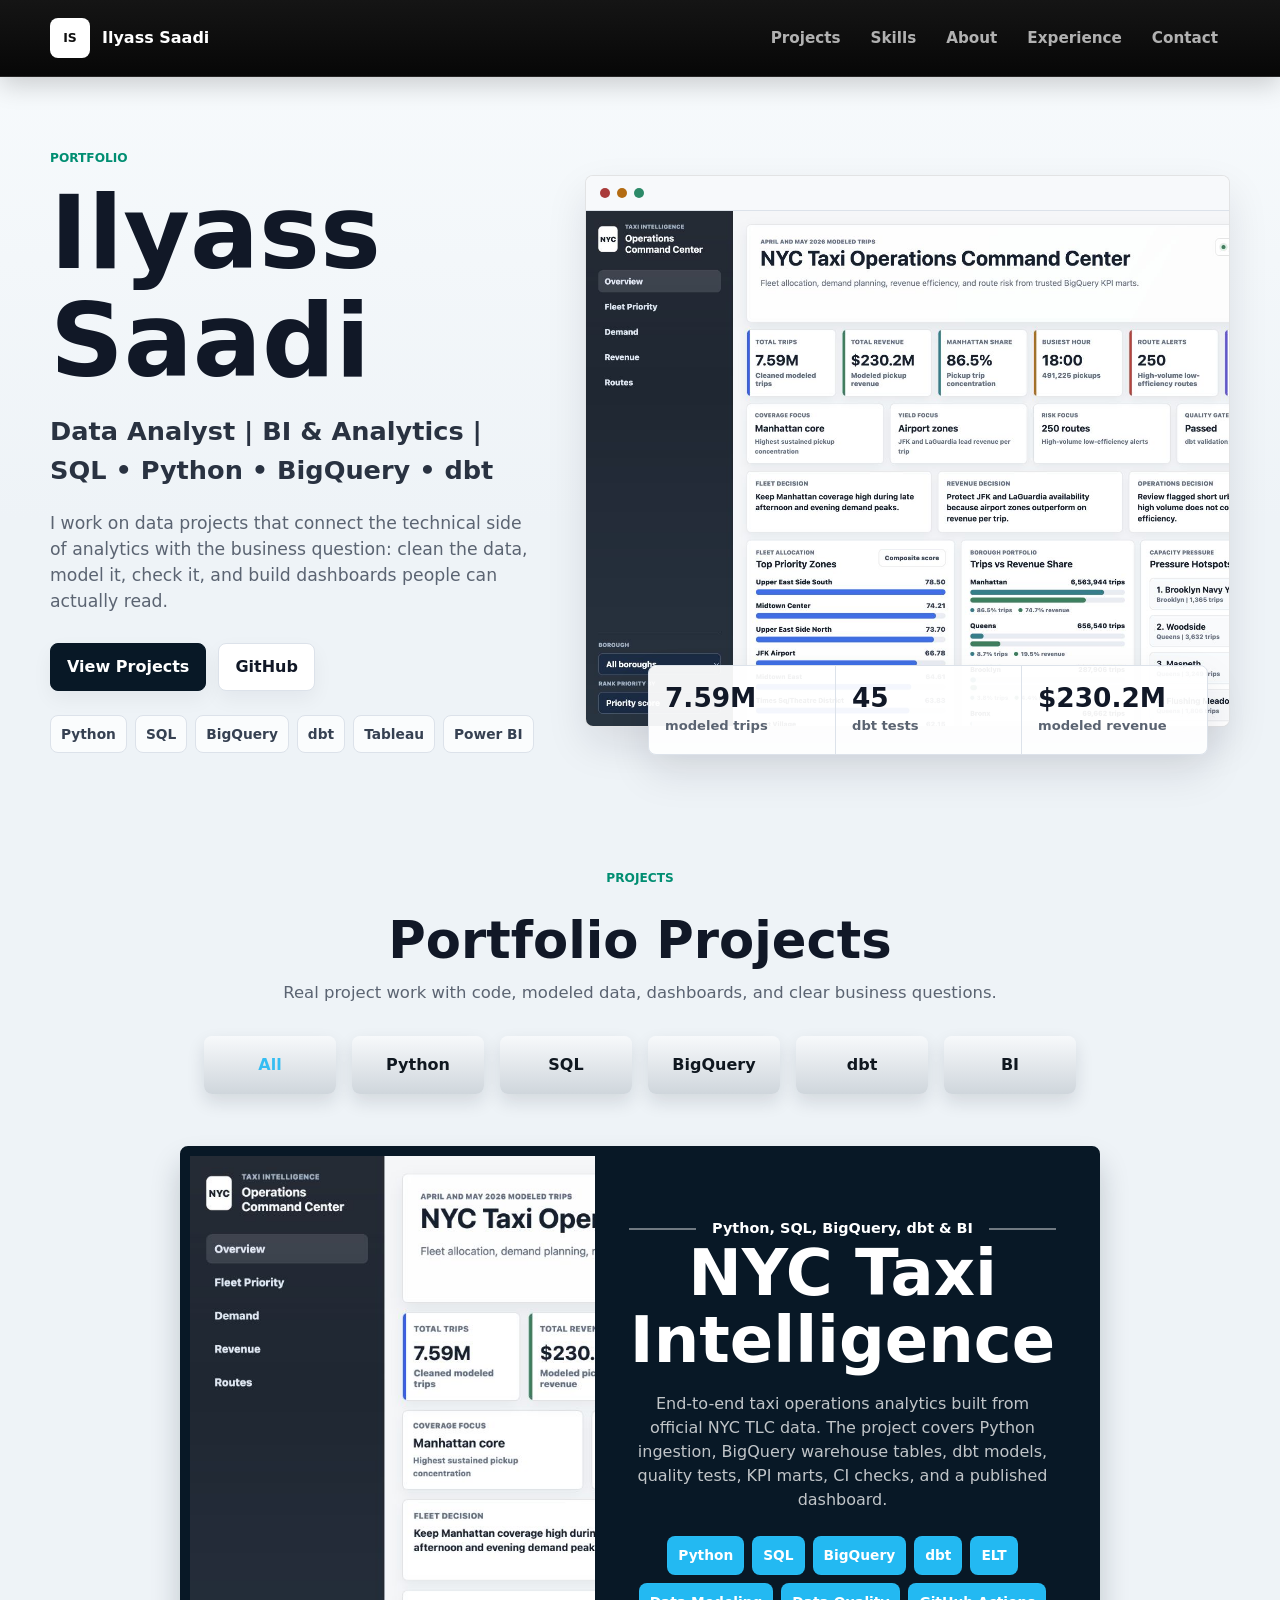
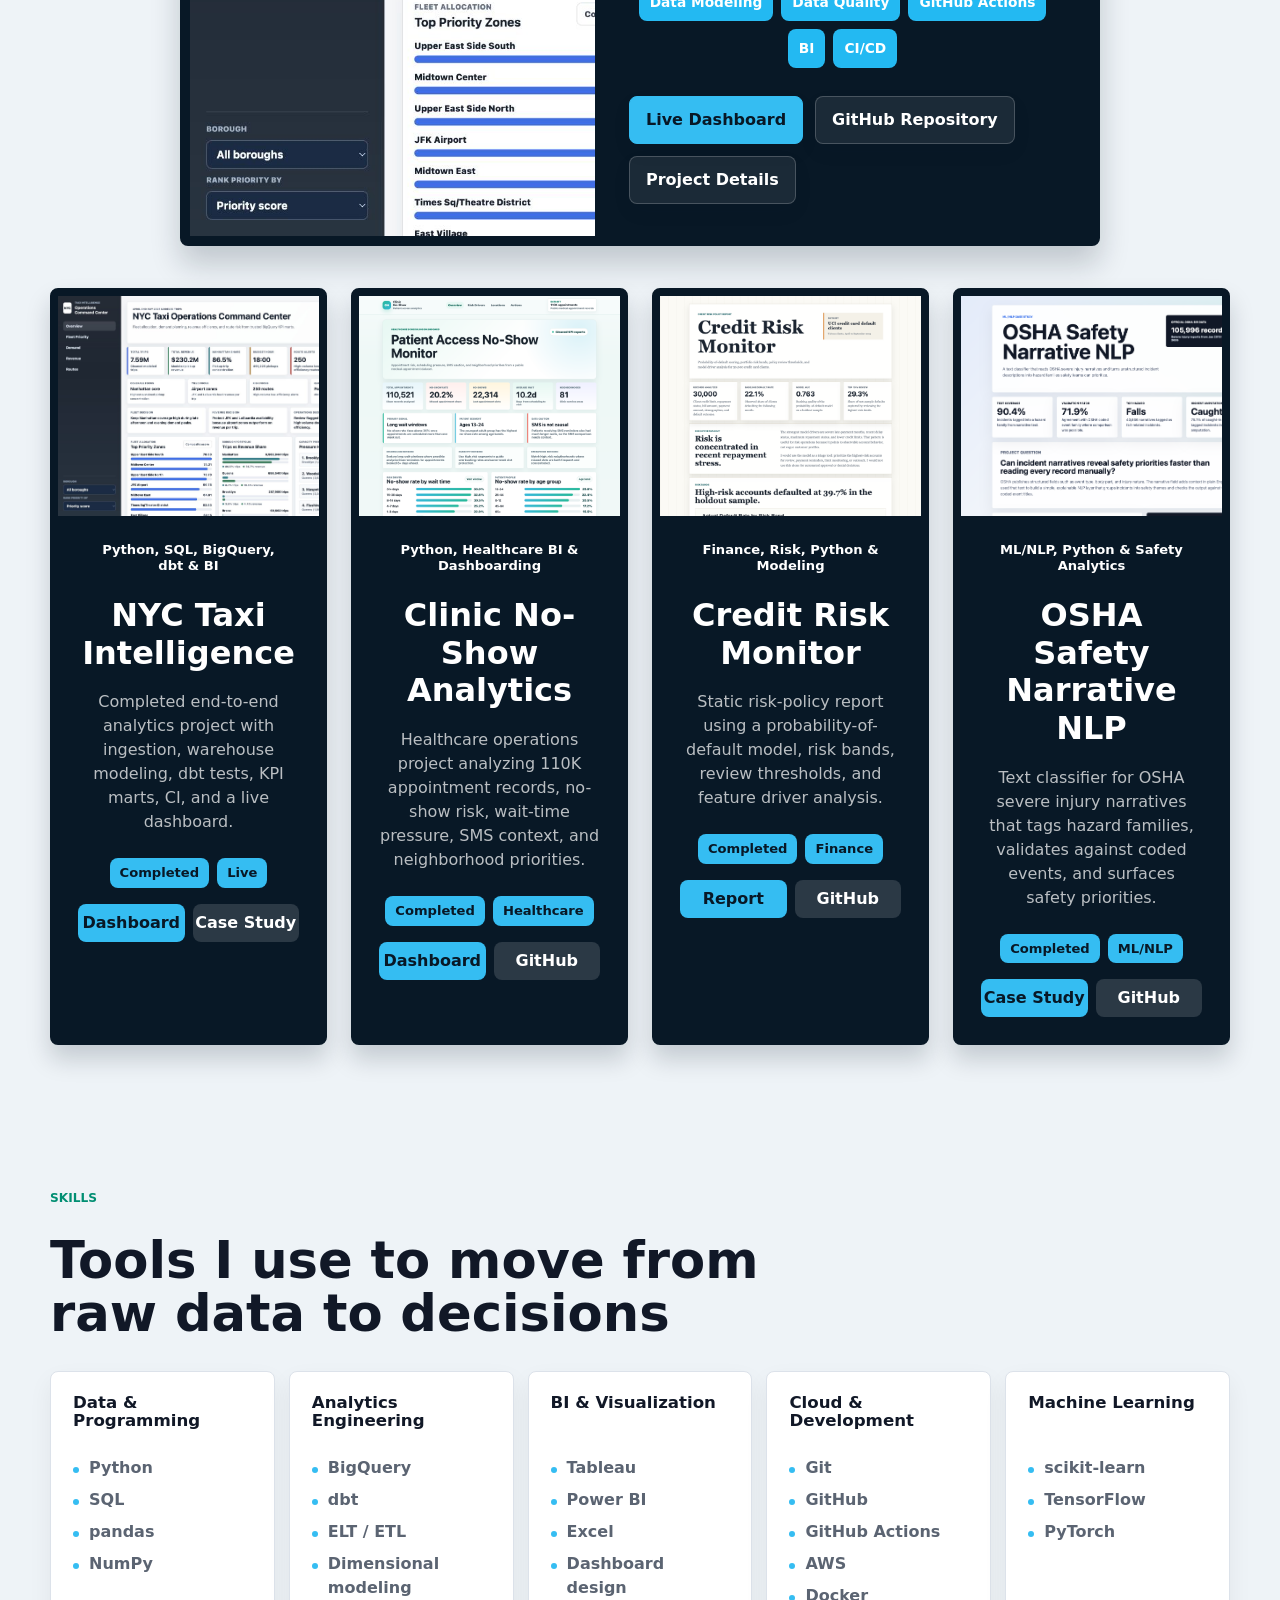
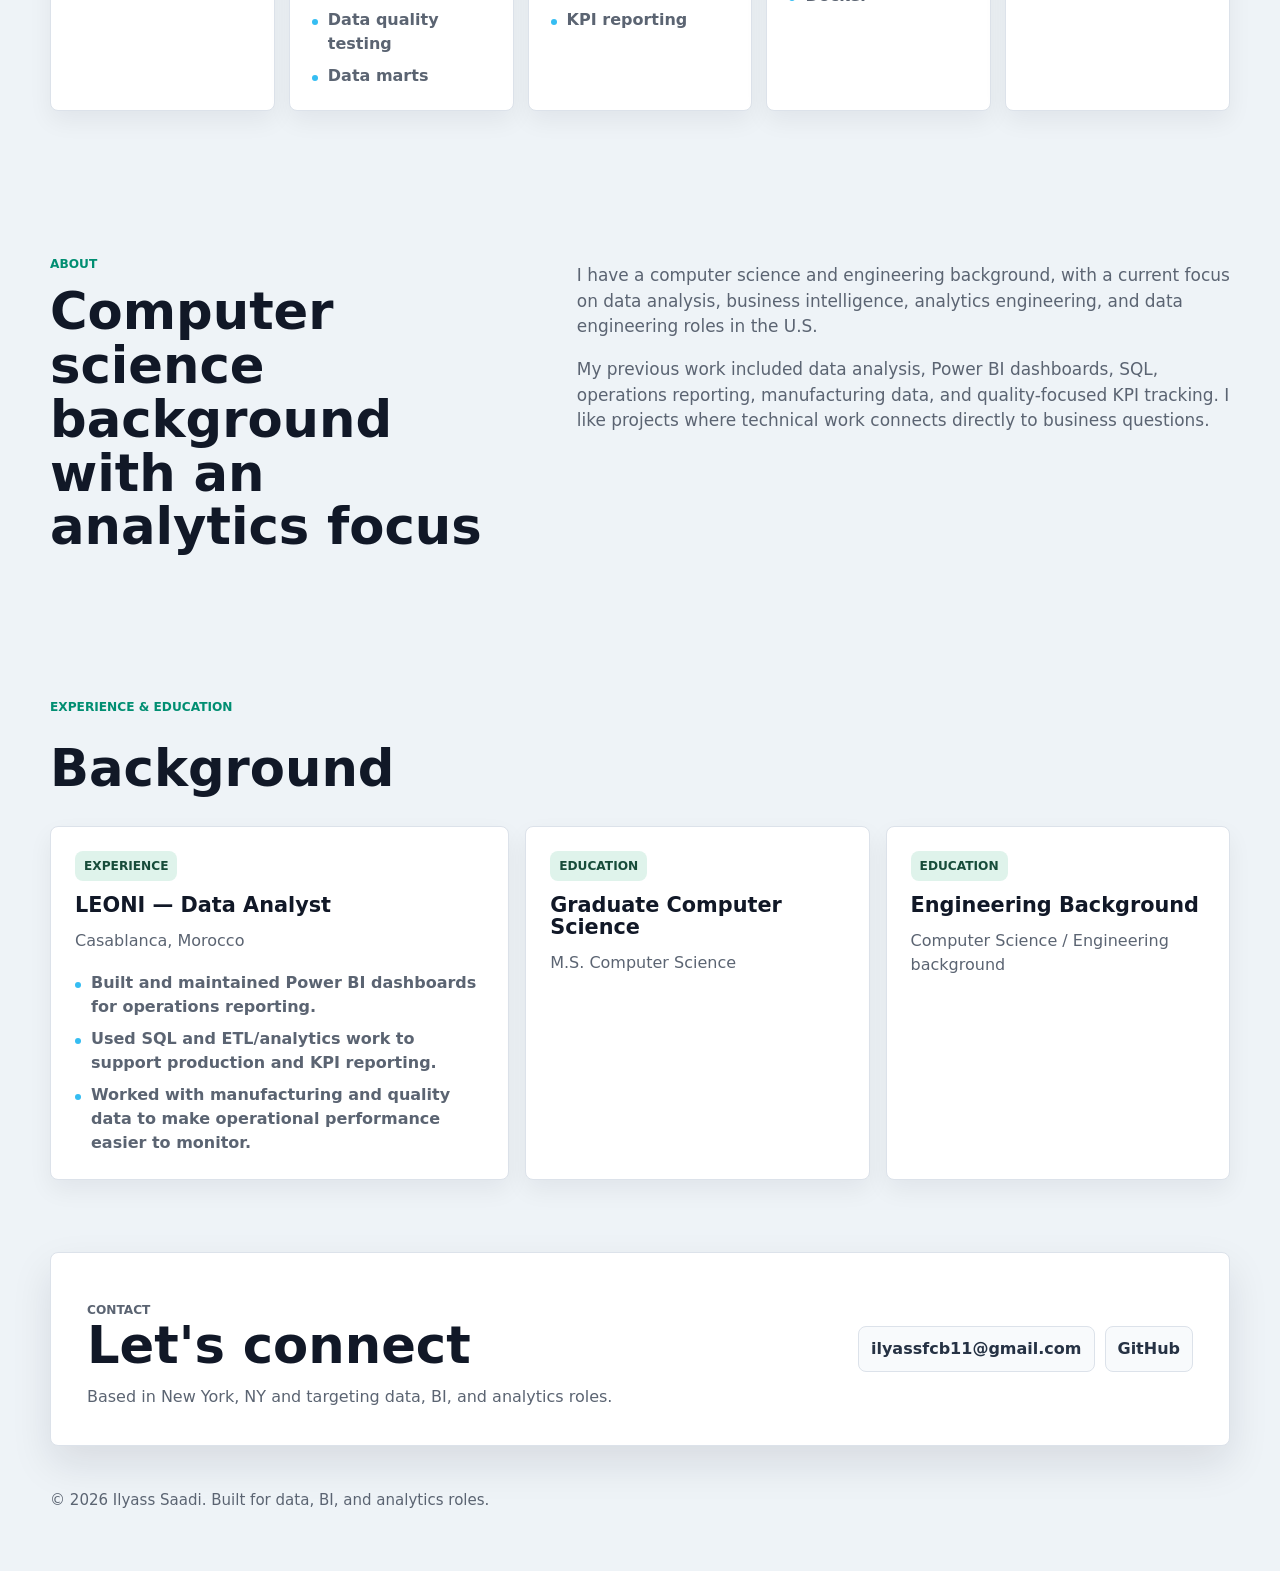
<file: index.html>
<!doctype html>
<html lang="en">
  <head>
    <meta charset="utf-8">
    <meta name="viewport" content="width=device-width, initial-scale=1">
    <title>Ilyass Saadi | Data Analyst Portfolio</title>
    <meta name="description" content="Portfolio for Ilyass Saadi, focused on data analysis, BI, analytics engineering, SQL, Python, BigQuery, dbt, and dashboard projects.">
    <meta name="author" content="Ilyass Saadi">
    <meta property="og:title" content="Ilyass Saadi | Data Analyst Portfolio">
    <meta property="og:description" content="Data, BI, and analytics portfolio featuring an end-to-end NYC Taxi Intelligence project.">
    <meta property="og:type" content="website">
    <meta property="og:image" content="assets/img/nyc-taxi-dashboard.png">
    <meta name="theme-color" content="#111827">
    <link rel="icon" href="assets/img/favicon.svg" type="image/svg+xml">
    <link rel="stylesheet" href="assets/css/styles.css">
  </head>
  <body>
    <a class="skip-link" href="#main">Skip to main content</a>

    <header class="site-header" data-header>
      <nav class="nav" aria-label="Primary navigation">
        <a class="brand" href="index.html" aria-label="Ilyass Saadi home">
          <span class="brand-mark">IS</span>
          <span>Ilyass Saadi</span>
        </a>
        <button class="nav-toggle" type="button" aria-expanded="false" aria-controls="primary-menu">
          <span class="sr-only">Open menu</span>
          <span></span>
          <span></span>
        </button>
        <div class="nav-links" id="primary-menu">
          <a href="#projects">Projects</a>
          <a href="#skills">Skills</a>
          <a href="#about">About</a>
          <a href="#experience">Experience</a>
          <a href="#contact">Contact</a>
        </div>
      </nav>
    </header>

    <main id="main">
      <section class="hero section">
        <div class="hero-copy">
          <p class="eyebrow">Portfolio</p>
          <h1>Ilyass Saadi</h1>
          <p class="headline">Data Analyst | BI & Analytics | SQL &bull; Python &bull; BigQuery &bull; dbt</p>
          <p class="intro">
            I work on data projects that connect the technical side of analytics with the business question:
            clean the data, model it, check it, and build dashboards people can actually read.
          </p>
          <div class="hero-actions" aria-label="Portfolio links">
            <a class="button primary" href="#projects">View Projects</a>
            <a class="button" href="https://github.com/ilyassfcb11-lgtm" target="_blank" rel="noopener">GitHub</a>
            <a class="button optional-link" data-config-link="linkedin" href="#" target="_blank" rel="noopener">LinkedIn</a>
          </div>
          <div class="hero-tags" aria-label="Core skills">
            <span>Python</span>
            <span>SQL</span>
            <span>BigQuery</span>
            <span>dbt</span>
            <span>Tableau</span>
            <span>Power BI</span>
          </div>
        </div>

        <aside class="hero-panel" aria-label="Featured portfolio project">
          <div class="project-window">
            <div class="window-bar">
              <span></span>
              <span></span>
              <span></span>
            </div>
            <img src="assets/img/nyc-taxi-dashboard.png" alt="NYC Taxi Intelligence dashboard screenshot" width="1290" height="1000">
          </div>
          <div class="hero-metrics" aria-label="NYC Taxi Intelligence metrics">
            <div>
              <strong>7.59M</strong>
              <span>modeled trips</span>
            </div>
            <div>
              <strong>45</strong>
              <span>dbt tests</span>
            </div>
            <div>
              <strong>$230.2M</strong>
              <span>modeled revenue</span>
            </div>
          </div>
        </aside>
      </section>

      <section class="section projects-section" id="projects">
        <div class="section-heading centered">
          <p class="eyebrow">Projects</p>
          <h2>Portfolio Projects</h2>
          <p>
            Real project work with code, modeled data, dashboards, and clear business questions.
          </p>
        </div>

        <div class="filter-row" aria-label="Project filters">
          <button type="button" class="filter-chip is-active">All</button>
          <button type="button" class="filter-chip">Python</button>
          <button type="button" class="filter-chip">SQL</button>
          <button type="button" class="filter-chip">BigQuery</button>
          <button type="button" class="filter-chip">dbt</button>
          <button type="button" class="filter-chip">BI</button>
        </div>

        <article class="featured-project">
          <div class="featured-media">
            <img src="assets/img/nyc-taxi-dashboard.png" alt="NYC Taxi Intelligence dashboard interface showing KPI cards and operational charts" width="1290" height="1000">
          </div>
          <div class="featured-content">
            <p class="eyebrow">Python, SQL, BigQuery, dbt & BI</p>
            <h3>NYC Taxi Intelligence</h3>
            <p>
              End-to-end taxi operations analytics built from official NYC TLC data. The project covers
              Python ingestion, BigQuery warehouse tables, dbt models, quality tests, KPI marts, CI checks,
              and a published dashboard.
            </p>
            <div class="tag-list" aria-label="NYC Taxi Intelligence skills">
              <span>Python</span>
              <span>SQL</span>
              <span>BigQuery</span>
              <span>dbt</span>
              <span>ELT</span>
              <span>Data Modeling</span>
              <span>Data Quality</span>
              <span>GitHub Actions</span>
              <span>BI</span>
              <span>CI/CD</span>
            </div>
            <div class="project-actions">
              <a class="button primary" href="https://ilyassfcb11-lgtm.github.io/nyc-taxi-intelligence/" target="_blank" rel="noopener">Live Dashboard</a>
              <a class="button" href="https://github.com/ilyassfcb11-lgtm/nyc-taxi-intelligence" target="_blank" rel="noopener">GitHub Repository</a>
              <a class="button" href="projects/nyc-taxi-intelligence.html">Project Details</a>
            </div>
          </div>
        </article>

        <div class="project-gallery" aria-label="Project roadmap">
          <article class="portfolio-card is-complete">
            <div class="portfolio-thumb image-thumb">
              <img src="assets/img/nyc-taxi-dashboard.png" alt="NYC Taxi Intelligence dashboard screenshot" width="1290" height="1000">
            </div>
            <div class="portfolio-card-body">
              <div class="card-rule">
                <span>Python, SQL, BigQuery, dbt & BI</span>
              </div>
              <h3>NYC Taxi Intelligence</h3>
              <p>Completed end-to-end analytics project with ingestion, warehouse modeling, dbt tests, KPI marts, CI, and a live dashboard.</p>
              <div class="mini-tags">
                <span>Completed</span>
                <span>Live</span>
              </div>
              <div class="card-actions">
                <a href="https://ilyassfcb11-lgtm.github.io/nyc-taxi-intelligence/" target="_blank" rel="noopener">Dashboard</a>
                <a href="projects/nyc-taxi-intelligence.html">Case Study</a>
              </div>
            </div>
          </article>

          <article class="portfolio-card is-complete">
            <div class="portfolio-thumb image-thumb">
              <img src="assets/img/clinic-no-show-dashboard.png" alt="Clinic No-Show Analytics dashboard screenshot" width="1440" height="1100">
            </div>
            <div class="portfolio-card-body">
              <div class="card-rule">
                <span>Python, Healthcare BI & Dashboarding</span>
              </div>
              <h3>Clinic No-Show Analytics</h3>
              <p>Healthcare operations project analyzing 110K appointment records, no-show risk, wait-time pressure, SMS context, and neighborhood priorities.</p>
              <div class="mini-tags">
                <span>Completed</span>
                <span>Healthcare</span>
              </div>
              <div class="card-actions">
                <a href="https://ilyassfcb11-lgtm.github.io/clinic-no-show-analytics/" target="_blank" rel="noopener">Dashboard</a>
                <a href="https://github.com/ilyassfcb11-lgtm/clinic-no-show-analytics" target="_blank" rel="noopener">GitHub</a>
              </div>
            </div>
          </article>

          <article class="portfolio-card is-complete">
            <div class="portfolio-thumb image-thumb">
              <img src="assets/img/credit-risk-report.png" alt="Credit Risk Monitor static report screenshot" width="1440" height="1100">
            </div>
            <div class="portfolio-card-body">
              <div class="card-rule">
                <span>Finance, Risk, Python & Modeling</span>
              </div>
              <h3>Credit Risk Monitor</h3>
              <p>Static risk-policy report using a probability-of-default model, risk bands, review thresholds, and feature driver analysis.</p>
              <div class="mini-tags">
                <span>Completed</span>
                <span>Finance</span>
              </div>
              <div class="card-actions">
                <a href="https://ilyassfcb11-lgtm.github.io/credit-risk-monitor/" target="_blank" rel="noopener">Report</a>
                <a href="https://github.com/ilyassfcb11-lgtm/credit-risk-monitor" target="_blank" rel="noopener">GitHub</a>
              </div>
            </div>
          </article>

          <article class="portfolio-card">
            <div class="portfolio-thumb image-thumb">
              <img src="assets/img/osha-safety-nlp.png" alt="OSHA Safety Narrative NLP case study screenshot" width="1440" height="1000">
            </div>
            <div class="portfolio-card-body">
              <div class="card-rule">
                <span>ML/NLP, Python & Safety Analytics</span>
              </div>
              <h3>OSHA Safety Narrative NLP</h3>
              <p>Text classifier for OSHA severe injury narratives that tags hazard families, validates against coded events, and surfaces safety priorities.</p>
              <div class="mini-tags">
                <span>Completed</span>
                <span>ML/NLP</span>
              </div>
              <div class="card-actions">
                <a href="https://ilyassfcb11-lgtm.github.io/osha-safety-nlp/" target="_blank" rel="noopener">Case Study</a>
                <a href="https://github.com/ilyassfcb11-lgtm/osha-safety-nlp" target="_blank" rel="noopener">GitHub</a>
              </div>
            </div>
          </article>
        </div>
      </section>

      <section class="section" id="skills">
        <div class="section-heading">
          <p class="eyebrow">Skills</p>
          <h2>Tools I use to move from raw data to decisions</h2>
        </div>
        <div class="skills-grid">
          <div class="skill-card">
            <h3>Data & Programming</h3>
            <ul>
              <li>Python</li>
              <li>SQL</li>
              <li>pandas</li>
              <li>NumPy</li>
            </ul>
          </div>
          <div class="skill-card">
            <h3>Analytics Engineering</h3>
            <ul>
              <li>BigQuery</li>
              <li>dbt</li>
              <li>ELT / ETL</li>
              <li>Dimensional modeling</li>
              <li>Data quality testing</li>
              <li>Data marts</li>
            </ul>
          </div>
          <div class="skill-card">
            <h3>BI & Visualization</h3>
            <ul>
              <li>Tableau</li>
              <li>Power BI</li>
              <li>Excel</li>
              <li>Dashboard design</li>
              <li>KPI reporting</li>
            </ul>
          </div>
          <div class="skill-card">
            <h3>Cloud & Development</h3>
            <ul>
              <li>Git</li>
              <li>GitHub</li>
              <li>GitHub Actions</li>
              <li>AWS</li>
              <li>Docker</li>
            </ul>
          </div>
          <div class="skill-card">
            <h3>Machine Learning</h3>
            <ul>
              <li>scikit-learn</li>
              <li>TensorFlow</li>
              <li>PyTorch</li>
            </ul>
          </div>
        </div>
      </section>

      <section class="section about-grid" id="about">
        <div>
          <p class="eyebrow">About</p>
          <h2>Computer science background with an analytics focus</h2>
        </div>
        <div class="about-copy">
          <p>
            I have a computer science and engineering background, with a current focus on data analysis,
            business intelligence, analytics engineering, and data engineering roles in the U.S.
          </p>
          <p>
            My previous work included data analysis, Power BI dashboards, SQL, operations reporting, manufacturing data,
            and quality-focused KPI tracking. I like projects where technical work connects directly to business questions.
          </p>
        </div>
      </section>

      <section class="section" id="experience">
        <div class="section-heading">
          <p class="eyebrow">Experience & education</p>
          <h2>Background</h2>
        </div>
        <div class="timeline">
          <article class="timeline-card">
            <span class="timeline-label">Experience</span>
            <h3>LEONI — Data Analyst</h3>
            <p>Casablanca, Morocco</p>
            <ul>
              <li>Built and maintained Power BI dashboards for operations reporting.</li>
              <li>Used SQL and ETL/analytics work to support production and KPI reporting.</li>
              <li>Worked with manufacturing and quality data to make operational performance easier to monitor.</li>
            </ul>
          </article>
          <article class="timeline-card">
            <span class="timeline-label">Education</span>
            <h3>Graduate Computer Science</h3>
            <p>M.S. Computer Science</p>
          </article>
          <article class="timeline-card">
            <span class="timeline-label">Education</span>
            <h3>Engineering Background</h3>
            <p>Computer Science / Engineering background</p>
          </article>
        </div>
      </section>

      <section class="section contact" id="contact">
        <div>
          <p class="eyebrow">Contact</p>
          <h2>Let&apos;s connect</h2>
          <p>Based in New York, NY and targeting data, BI, and analytics roles.</p>
        </div>
        <div class="contact-links">
          <a href="mailto:ilyassfcb11@gmail.com">ilyassfcb11@gmail.com</a>
          <a href="https://github.com/ilyassfcb11-lgtm" target="_blank" rel="noopener">GitHub</a>
          <a class="optional-link" data-config-link="linkedin" href="#" target="_blank" rel="noopener">LinkedIn</a>
        </div>
      </section>
    </main>

    <footer class="footer">
      <p>&copy; <span data-year></span> Ilyass Saadi. Built for data, BI, and analytics roles.</p>
    </footer>

    <script src="assets/js/site.js"></script>
  </body>
</html>
</file>
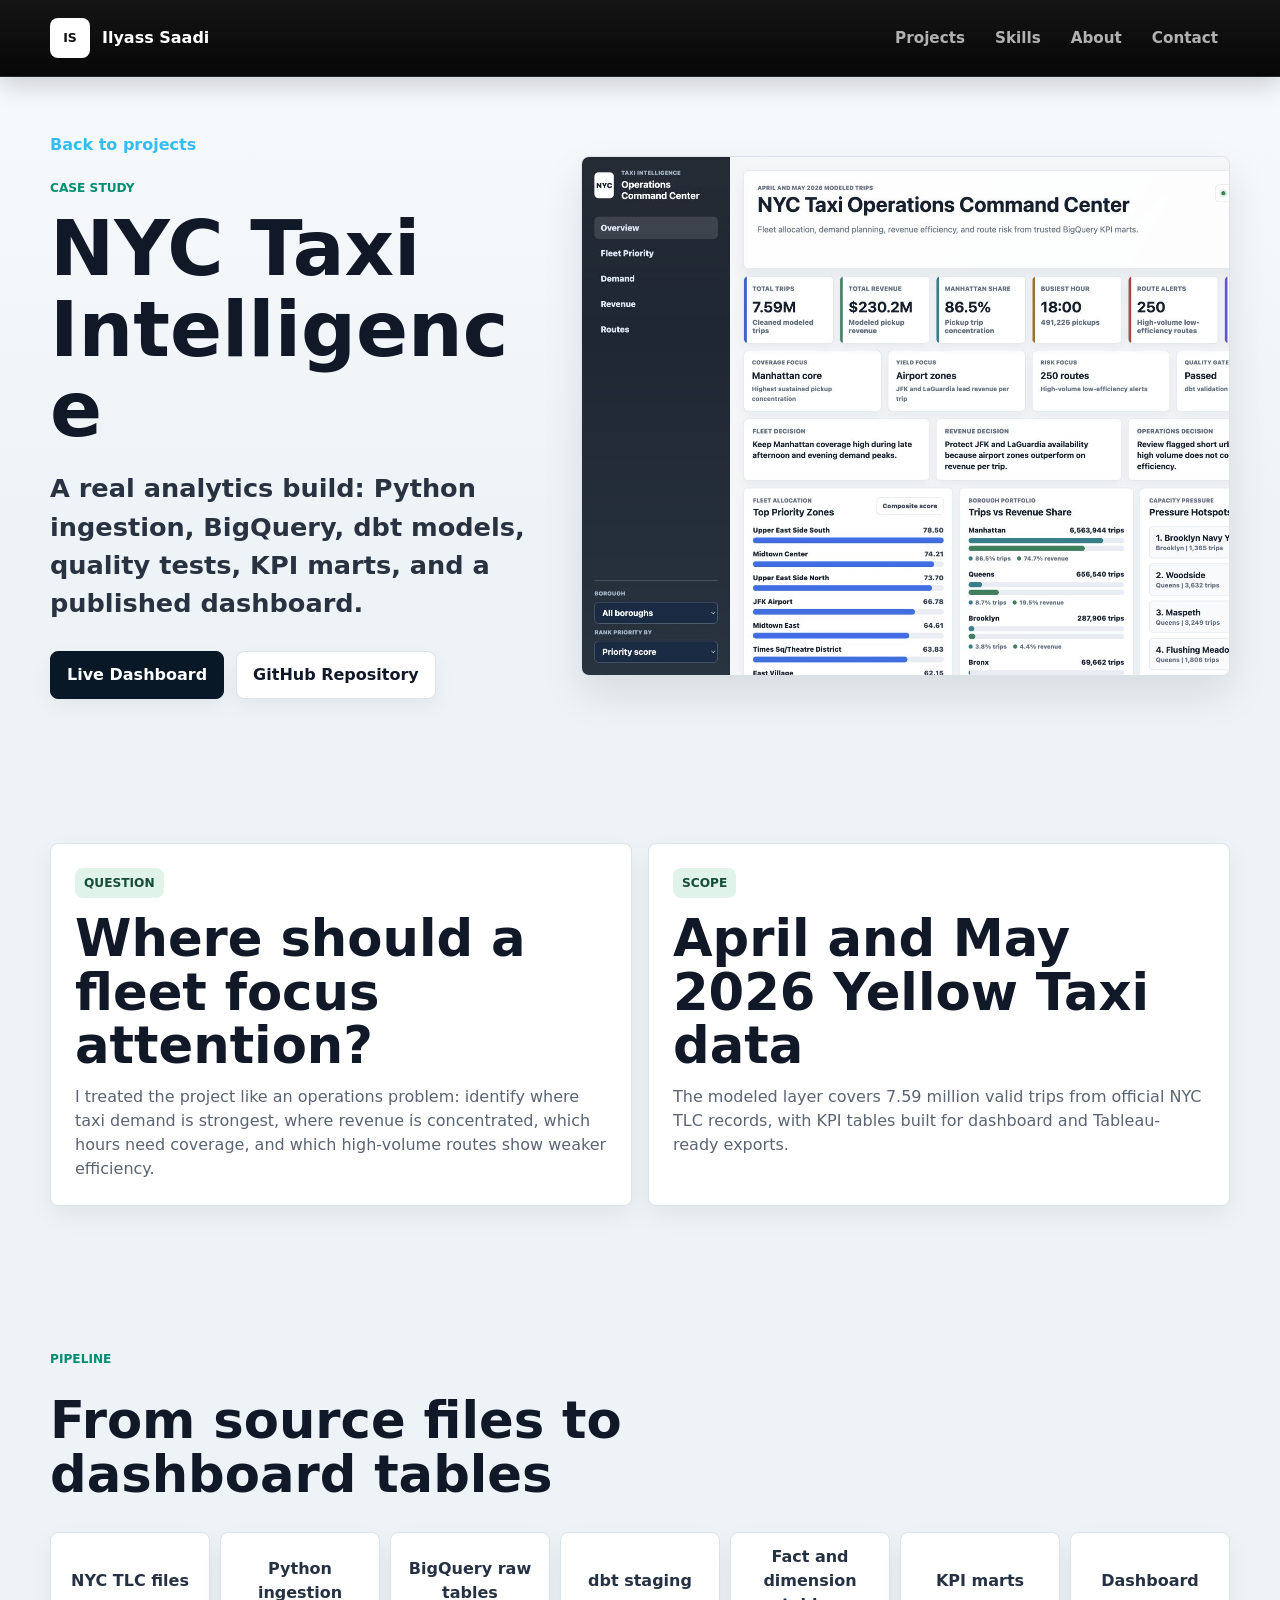
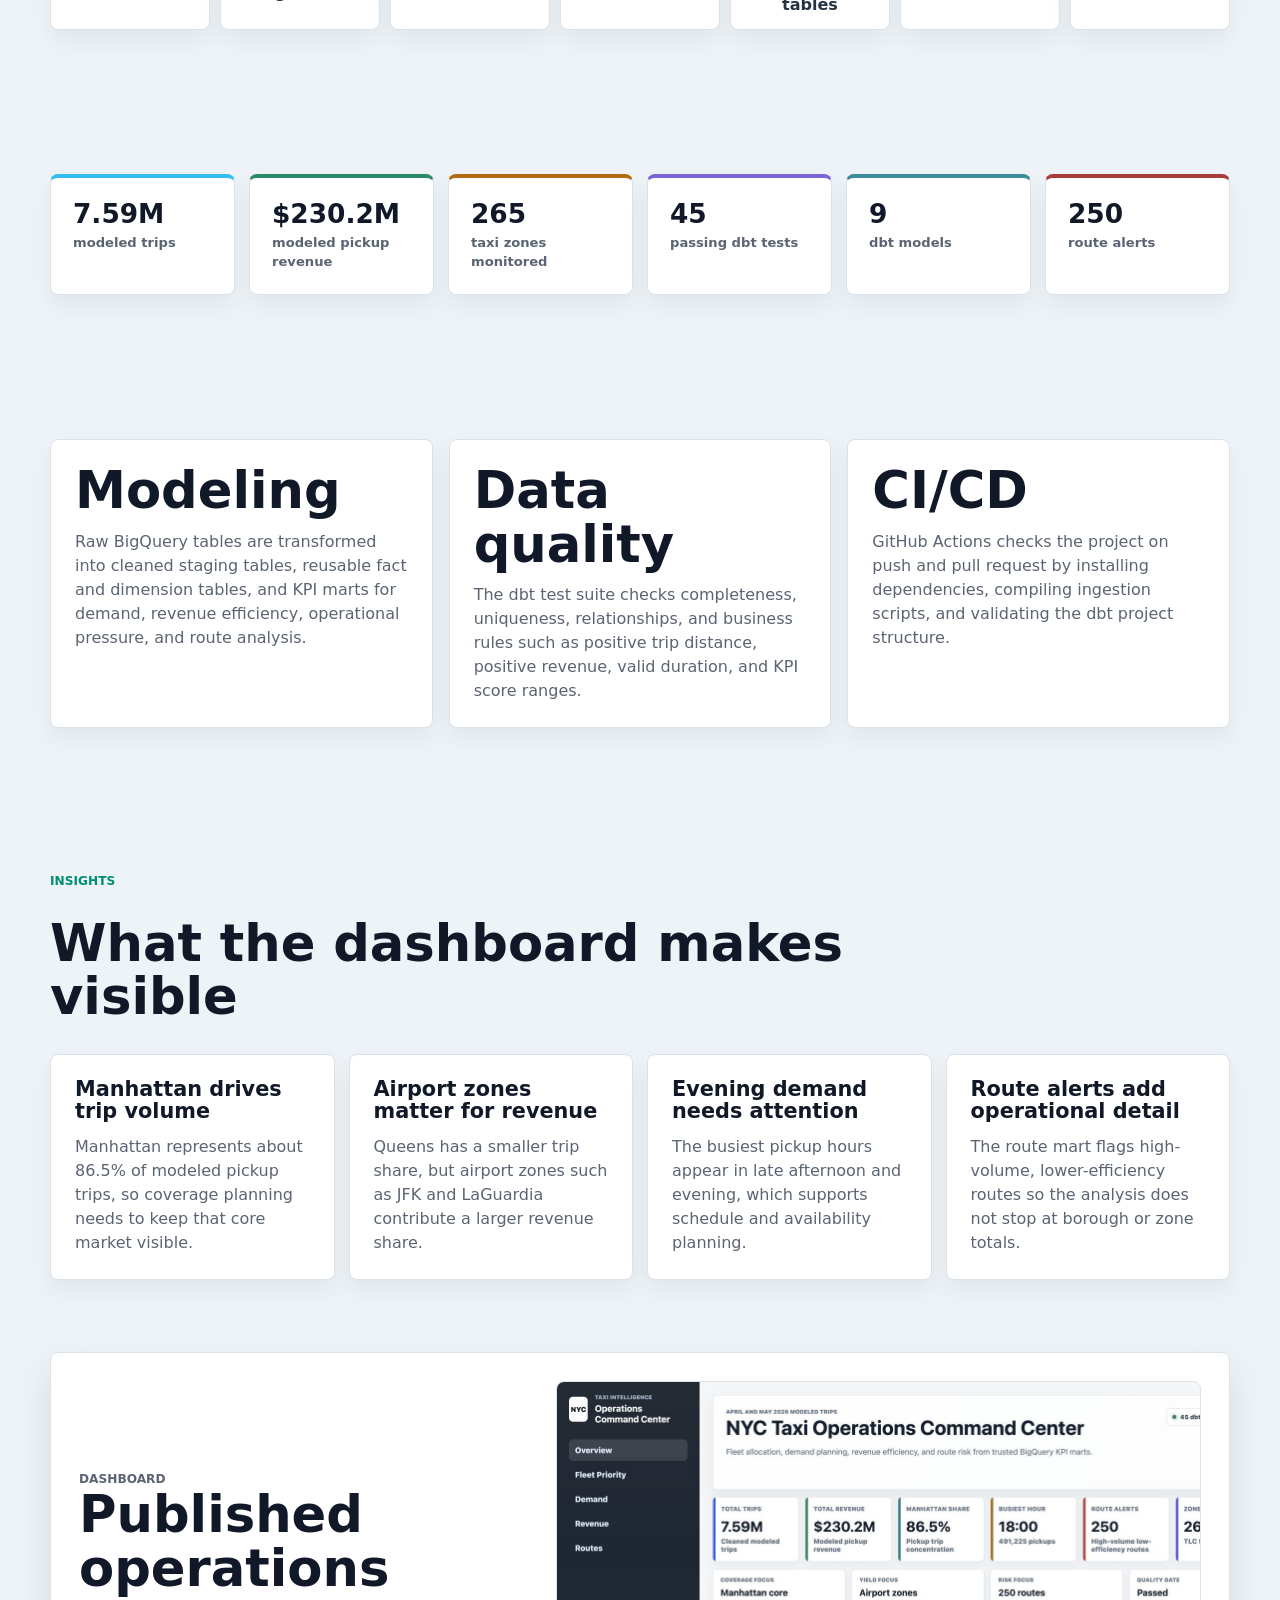
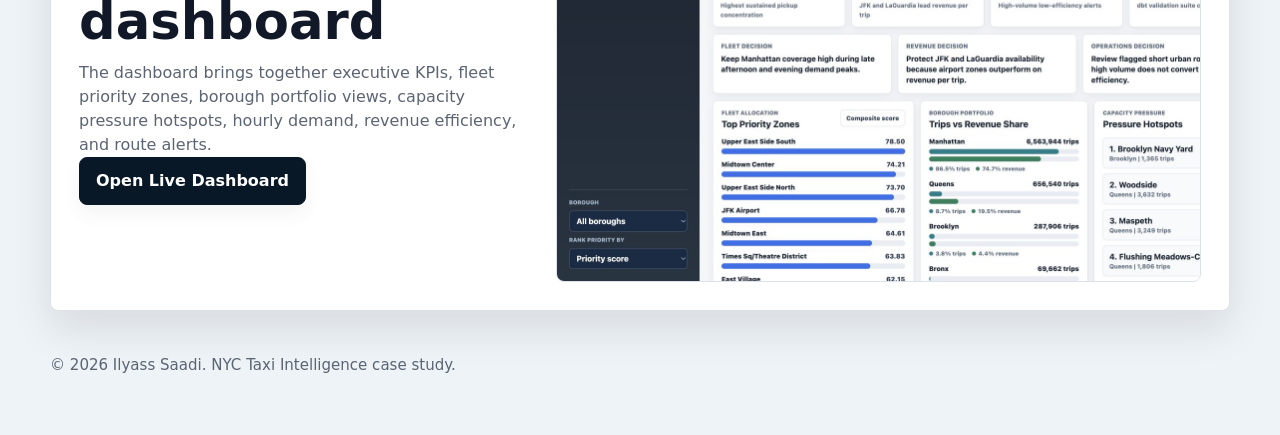
<file: projects/nyc-taxi-intelligence.html>
<!doctype html>
<html lang="en">
  <head>
    <meta charset="utf-8">
    <meta name="viewport" content="width=device-width, initial-scale=1">
    <title>NYC Taxi Intelligence | Ilyass Saadi</title>
    <meta name="description" content="Case study for NYC Taxi Intelligence, an end-to-end analytics project using Python, BigQuery, dbt, SQL, data quality tests, and BI dashboarding.">
    <meta property="og:title" content="NYC Taxi Intelligence | Ilyass Saadi">
    <meta property="og:description" content="End-to-end taxi operations analytics platform with BigQuery, dbt, data quality tests, and a published dashboard.">
    <meta property="og:type" content="article">
    <meta property="og:image" content="../assets/img/nyc-taxi-dashboard.png">
    <meta name="theme-color" content="#111827">
    <link rel="icon" href="../assets/img/favicon.svg" type="image/svg+xml">
    <link rel="stylesheet" href="../assets/css/styles.css">
  </head>
  <body>
    <a class="skip-link" href="#main">Skip to main content</a>

    <header class="site-header" data-header>
      <nav class="nav" aria-label="Primary navigation">
        <a class="brand" href="../index.html" aria-label="Ilyass Saadi home">
          <span class="brand-mark">IS</span>
          <span>Ilyass Saadi</span>
        </a>
        <button class="nav-toggle" type="button" aria-expanded="false" aria-controls="primary-menu">
          <span class="sr-only">Open menu</span>
          <span></span>
          <span></span>
        </button>
        <div class="nav-links" id="primary-menu">
          <a href="../index.html#projects">Projects</a>
          <a href="../index.html#skills">Skills</a>
          <a href="../index.html#about">About</a>
          <a href="../index.html#contact">Contact</a>
        </div>
      </nav>
    </header>

    <main id="main">
      <section class="case-hero section">
        <div class="case-hero-copy">
          <a class="back-link" href="../index.html#projects">Back to projects</a>
          <p class="eyebrow">Case study</p>
          <h1>NYC Taxi Intelligence</h1>
          <p class="headline">
            A real analytics build: Python ingestion, BigQuery, dbt models, quality tests, KPI marts, and a published dashboard.
          </p>
          <div class="project-actions">
            <a class="button primary" href="https://ilyassfcb11-lgtm.github.io/nyc-taxi-intelligence/" target="_blank" rel="noopener">Live Dashboard</a>
            <a class="button" href="https://github.com/ilyassfcb11-lgtm/nyc-taxi-intelligence" target="_blank" rel="noopener">GitHub Repository</a>
          </div>
        </div>
        <div class="case-hero-image">
          <img src="../assets/img/nyc-taxi-dashboard.png" alt="NYC Taxi Intelligence dashboard screenshot" width="1290" height="1000">
        </div>
      </section>

      <section class="section case-summary">
        <article>
          <span class="timeline-label">Question</span>
          <h2>Where should a fleet focus attention?</h2>
          <p>
            I treated the project like an operations problem: identify where taxi demand is strongest,
            where revenue is concentrated, which hours need coverage, and which high-volume routes show weaker efficiency.
          </p>
        </article>
        <article>
          <span class="timeline-label">Scope</span>
          <h2>April and May 2026 Yellow Taxi data</h2>
          <p>
            The modeled layer covers 7.59 million valid trips from official NYC TLC records, with KPI tables built for dashboard and Tableau-ready exports.
          </p>
        </article>
      </section>

      <section class="section">
        <div class="section-heading">
          <p class="eyebrow">Pipeline</p>
          <h2>From source files to dashboard tables</h2>
        </div>
        <div class="architecture-flow" aria-label="Project architecture">
          <span>NYC TLC files</span>
          <span>Python ingestion</span>
          <span>BigQuery raw tables</span>
          <span>dbt staging</span>
          <span>Fact and dimension tables</span>
          <span>KPI marts</span>
          <span>Dashboard</span>
        </div>
      </section>

      <section class="section metrics-grid" aria-label="Project metrics">
        <div class="metric-card">
          <strong>7.59M</strong>
          <span>modeled trips</span>
        </div>
        <div class="metric-card">
          <strong>$230.2M</strong>
          <span>modeled pickup revenue</span>
        </div>
        <div class="metric-card">
          <strong>265</strong>
          <span>taxi zones monitored</span>
        </div>
        <div class="metric-card">
          <strong>45</strong>
          <span>passing dbt tests</span>
        </div>
        <div class="metric-card">
          <strong>9</strong>
          <span>dbt models</span>
        </div>
        <div class="metric-card">
          <strong>250</strong>
          <span>route alerts</span>
        </div>
      </section>

      <section class="section case-grid">
        <article class="case-card">
          <h2>Modeling</h2>
          <p>
            Raw BigQuery tables are transformed into cleaned staging tables, reusable fact and dimension tables,
            and KPI marts for demand, revenue efficiency, operational pressure, and route analysis.
          </p>
        </article>
        <article class="case-card">
          <h2>Data quality</h2>
          <p>
            The dbt test suite checks completeness, uniqueness, relationships, and business rules such as positive
            trip distance, positive revenue, valid duration, and KPI score ranges.
          </p>
        </article>
        <article class="case-card">
          <h2>CI/CD</h2>
          <p>
            GitHub Actions checks the project on push and pull request by installing dependencies, compiling ingestion scripts,
            and validating the dbt project structure.
          </p>
        </article>
      </section>

      <section class="section">
        <div class="section-heading">
          <p class="eyebrow">Insights</p>
          <h2>What the dashboard makes visible</h2>
        </div>
        <div class="insight-list">
          <article>
            <h3>Manhattan drives trip volume</h3>
            <p>Manhattan represents about 86.5% of modeled pickup trips, so coverage planning needs to keep that core market visible.</p>
          </article>
          <article>
            <h3>Airport zones matter for revenue</h3>
            <p>Queens has a smaller trip share, but airport zones such as JFK and LaGuardia contribute a larger revenue share.</p>
          </article>
          <article>
            <h3>Evening demand needs attention</h3>
            <p>The busiest pickup hours appear in late afternoon and evening, which supports schedule and availability planning.</p>
          </article>
          <article>
            <h3>Route alerts add operational detail</h3>
            <p>The route mart flags high-volume, lower-efficiency routes so the analysis does not stop at borough or zone totals.</p>
          </article>
        </div>
      </section>

      <section class="section dashboard-showcase">
        <div>
          <p class="eyebrow">Dashboard</p>
          <h2>Published operations dashboard</h2>
          <p>
            The dashboard brings together executive KPIs, fleet priority zones, borough portfolio views,
            capacity pressure hotspots, hourly demand, revenue efficiency, and route alerts.
          </p>
          <a class="button primary" href="https://ilyassfcb11-lgtm.github.io/nyc-taxi-intelligence/" target="_blank" rel="noopener">Open Live Dashboard</a>
        </div>
        <img src="../assets/img/nyc-taxi-dashboard.png" alt="Published NYC Taxi Intelligence dashboard preview" width="1290" height="1000">
      </section>
    </main>

    <footer class="footer">
      <p>&copy; <span data-year></span> Ilyass Saadi. NYC Taxi Intelligence case study.</p>
    </footer>

    <script src="../assets/js/site.js"></script>
  </body>
</html>
</file>
<file: assets/css/styles.css>
:root {
  --bg: #eef3f7;
  --surface: #ffffff;
  --surface-strong: #eef2f6;
  --ink: #111827;
  --dark: #081826;
  --dark-2: #0d2233;
  --muted: #5b6472;
  --line: #dce2ea;
  --blue: #35bdf2;
  --green: #2c8a68;
  --amber: #b36b12;
  --red: #a93b3b;
  --shadow: 0 18px 40px rgba(17, 24, 39, 0.1);
  --radius: 8px;
  --max: 1180px;
  --header: 76px;
}

* {
  box-sizing: border-box;
}

html {
  scroll-behavior: smooth;
}

body {
  margin: 0;
  font-family: Inter, ui-sans-serif, system-ui, -apple-system, BlinkMacSystemFont, "Segoe UI", sans-serif;
  color: var(--ink);
  background:
    linear-gradient(180deg, #f8fbfd 0, #eef3f7 520px),
    var(--bg);
  line-height: 1.5;
}

img {
  display: block;
  max-width: 100%;
  height: auto;
}

a {
  color: inherit;
  text-decoration: none;
}

a:focus-visible,
button:focus-visible {
  outline: 3px solid rgba(47, 125, 209, 0.42);
  outline-offset: 3px;
}

.skip-link {
  position: absolute;
  top: 12px;
  left: 12px;
  z-index: 20;
  padding: 10px 14px;
  border-radius: var(--radius);
  color: #fff;
  background: var(--ink);
  transform: translateY(-140%);
  transition: transform 160ms ease;
}

.skip-link:focus {
  transform: translateY(0);
}

.sr-only {
  position: absolute;
  width: 1px;
  height: 1px;
  padding: 0;
  margin: -1px;
  overflow: hidden;
  clip: rect(0, 0, 0, 0);
  white-space: nowrap;
  border: 0;
}

.site-header {
  position: sticky;
  top: 0;
  z-index: 10;
  background: linear-gradient(180deg, #151515, #070707);
  border-bottom: 1px solid rgba(255, 255, 255, 0.08);
  box-shadow: 0 8px 26px rgba(0, 0, 0, 0.18);
}

.site-header.is-scrolled {
  border-bottom-color: rgba(255, 255, 255, 0.1);
}

.nav {
  width: min(100% - 32px, var(--max));
  height: var(--header);
  margin: 0 auto;
  display: flex;
  align-items: center;
  justify-content: space-between;
  gap: 24px;
}

.brand {
  display: inline-flex;
  align-items: center;
  gap: 12px;
  font-weight: 760;
  color: #fff;
}

.brand-mark {
  display: grid;
  place-items: center;
  width: 40px;
  height: 40px;
  border-radius: var(--radius);
  color: #101010;
  background: #fff;
  font-size: 0.78rem;
}

.nav-links {
  display: flex;
  align-items: center;
  gap: 6px;
}

.nav-links a {
  padding: 9px 12px;
  border-radius: var(--radius);
  color: rgba(255, 255, 255, 0.68);
  font-size: 0.95rem;
  font-weight: 650;
}

.nav-links a:hover {
  color: #fff;
  background: rgba(255, 255, 255, 0.08);
}

.nav-toggle {
  display: none;
  width: 42px;
  height: 42px;
  border: 1px solid var(--line);
  border-radius: var(--radius);
  background: var(--surface);
}

.nav-toggle span:not(.sr-only) {
  display: block;
  width: 18px;
  height: 2px;
  margin: 5px auto;
  background: var(--ink);
}

.section {
  width: min(100% - 32px, var(--max));
  margin: 0 auto;
  padding: 72px 0;
}

.section-tight {
  padding-top: 34px;
}

.hero {
  min-height: calc(78vh - var(--header));
  display: grid;
  grid-template-columns: minmax(0, 0.86fr) minmax(420px, 1.14fr);
  align-items: center;
  gap: 48px;
}

.eyebrow {
  margin: 0 0 12px;
  color: #008e72;
  font-size: 0.76rem;
  font-weight: 800;
  letter-spacing: 0;
  text-transform: uppercase;
}

h1,
h2,
h3,
p {
  overflow-wrap: anywhere;
}

h1,
h2,
h3 {
  margin: 0;
  line-height: 1.05;
}

h1 {
  font-size: clamp(3rem, 8vw, 6.7rem);
  max-width: 780px;
}

h2 {
  font-size: clamp(2rem, 4vw, 3.5rem);
  max-width: 820px;
}

h3 {
  font-size: 1.3rem;
}

.headline {
  margin: 18px 0 0;
  max-width: 760px;
  color: #293241;
  font-size: clamp(1.2rem, 2vw, 1.75rem);
  font-weight: 720;
}

.intro {
  max-width: 680px;
  margin: 22px 0 0;
  color: var(--muted);
  font-size: 1.08rem;
}

.hero-actions,
.project-actions {
  display: flex;
  flex-wrap: wrap;
  gap: 12px;
  margin-top: 28px;
}

.button {
  display: inline-flex;
  align-items: center;
  justify-content: center;
  min-height: 44px;
  padding: 11px 16px;
  border: 1px solid var(--line);
  border-radius: var(--radius);
  color: var(--ink);
  background: var(--surface);
  font-weight: 760;
  box-shadow: 0 8px 20px rgba(17, 24, 39, 0.05);
  transition: transform 160ms ease, box-shadow 160ms ease, border-color 160ms ease;
}

.button:hover {
  transform: translateY(-2px);
  border-color: rgba(47, 125, 209, 0.35);
  box-shadow: 0 14px 26px rgba(17, 24, 39, 0.1);
}

.button.primary {
  color: #fff;
  border-color: var(--dark);
  background: var(--dark);
}

.hero-tags,
.tag-list {
  display: flex;
  flex-wrap: wrap;
  gap: 8px;
  margin-top: 24px;
}

.hero-tags span,
.tag-list span {
  padding: 8px 10px;
  border: 1px solid var(--line);
  border-radius: var(--radius);
  color: #364152;
  background: rgba(255, 255, 255, 0.74);
  font-size: 0.86rem;
  font-weight: 700;
}

.hero-panel {
  position: relative;
}

.project-window {
  overflow: hidden;
  border: 1px solid rgba(17, 24, 39, 0.12);
  border-radius: var(--radius);
  background: var(--surface);
  box-shadow: var(--shadow);
}

.window-bar {
  display: flex;
  gap: 7px;
  padding: 12px 14px;
  border-bottom: 1px solid var(--line);
  background: #f7f9fb;
}

.window-bar span {
  width: 10px;
  height: 10px;
  border-radius: 999px;
  background: var(--line);
}

.window-bar span:nth-child(1) {
  background: var(--red);
}

.window-bar span:nth-child(2) {
  background: var(--amber);
}

.window-bar span:nth-child(3) {
  background: var(--green);
}

.project-window img {
  aspect-ratio: 1.25 / 1;
  object-fit: cover;
  object-position: left top;
}

.hero-metrics {
  position: absolute;
  right: 22px;
  bottom: -28px;
  display: grid;
  grid-template-columns: repeat(3, 1fr);
  width: min(560px, calc(100% - 44px));
  border: 1px solid var(--line);
  border-radius: var(--radius);
  background: rgba(255, 255, 255, 0.94);
  box-shadow: var(--shadow);
}

.hero-metrics div {
  padding: 18px 16px;
}

.hero-metrics div + div {
  border-left: 1px solid var(--line);
}

.hero-metrics strong,
.metric-card strong {
  display: block;
  font-size: 1.65rem;
  line-height: 1.05;
}

.hero-metrics span,
.metric-card span {
  display: block;
  margin-top: 5px;
  color: var(--muted);
  font-size: 0.82rem;
  font-weight: 700;
}

.section-heading {
  display: grid;
  gap: 14px;
  margin-bottom: 30px;
}

.section-heading p:not(.eyebrow) {
  max-width: 760px;
  margin: 0;
  color: var(--muted);
  font-size: 1.03rem;
}

.projects-section {
  padding-top: 44px;
}

.centered {
  text-align: center;
  justify-items: center;
}

.filter-row {
  display: flex;
  flex-wrap: wrap;
  justify-content: center;
  gap: 16px;
  margin: 8px 0 52px;
}

.filter-chip {
  min-width: 132px;
  min-height: 58px;
  border: 0;
  border-radius: var(--radius);
  color: #101820;
  background: linear-gradient(180deg, #f7f9fb, #cfd6dc);
  box-shadow: 0 8px 18px rgba(17, 24, 39, 0.12);
  font: inherit;
  font-weight: 820;
  cursor: default;
}

.filter-chip.is-active {
  color: var(--blue);
}

.featured-project {
  display: grid;
  grid-template-columns: minmax(340px, 0.9fr) minmax(360px, 1.1fr);
  gap: 0;
  align-items: stretch;
  max-width: 920px;
  margin: 0 auto;
  padding: 0;
  border: 10px solid var(--dark);
  border-radius: var(--radius);
  background: var(--dark);
  box-shadow: 0 18px 30px rgba(8, 24, 38, 0.2);
}

.featured-media {
  overflow: hidden;
  border-radius: 0;
  background: var(--dark-2);
}

.featured-media img {
  height: 100%;
  min-height: 470px;
  object-fit: cover;
  object-position: left top;
}

.featured-content {
  display: flex;
  flex-direction: column;
  justify-content: center;
  align-items: center;
  padding: 44px 34px 32px;
  color: #fff;
  text-align: center;
}

.featured-content h3 {
  font-size: clamp(2.7rem, 5vw, 4.6rem);
  max-width: 520px;
}

.featured-content p {
  margin: 18px 0 0;
  color: rgba(255, 255, 255, 0.75);
  font-size: 1rem;
}

.featured-content .eyebrow {
  display: inline-flex;
  align-items: center;
  gap: 16px;
  width: 100%;
  color: #fff;
  font-size: 0.9rem;
  text-transform: none;
}

.featured-content .eyebrow::before,
.featured-content .eyebrow::after {
  content: "";
  flex: 1;
  height: 2px;
  background: rgba(255, 255, 255, 0.42);
}

.featured-content .tag-list {
  justify-content: center;
}

.featured-content .tag-list span {
  border-color: rgba(53, 189, 242, 0.28);
  color: #fff;
  background: #23b9f2;
}

.featured-content .button {
  color: #fff;
  border-color: rgba(255, 255, 255, 0.2);
  background: rgba(255, 255, 255, 0.08);
}

.featured-content .button.primary {
  color: var(--dark);
  border-color: #35bdf2;
  background: #35bdf2;
}

.project-gallery {
  display: grid;
  grid-template-columns: repeat(4, minmax(0, 1fr));
  gap: 24px;
  margin-top: 42px;
}

.portfolio-card {
  overflow: hidden;
  border: 8px solid var(--dark);
  border-radius: var(--radius);
  background: var(--dark);
  box-shadow: 0 14px 24px rgba(8, 24, 38, 0.18);
  transition: transform 160ms ease, box-shadow 160ms ease;
}

.portfolio-card:hover {
  transform: translateY(-5px);
  box-shadow: 0 24px 40px rgba(8, 24, 38, 0.24);
}

.portfolio-thumb {
  position: relative;
  min-height: 190px;
  overflow: hidden;
  background: #102538;
}

.image-thumb img {
  width: 100%;
  height: 220px;
  object-fit: cover;
  object-position: left top;
}

.portfolio-card-body {
  display: flex;
  flex-direction: column;
  min-height: 330px;
  padding: 26px 20px 20px;
  color: #fff;
  text-align: center;
}

.card-rule {
  display: flex;
  align-items: center;
  gap: 12px;
  margin-bottom: 22px;
  color: #fff;
  font-weight: 830;
}

.card-rule::before,
.card-rule::after {
  content: "";
  flex: 1;
  height: 2px;
  background: rgba(255, 255, 255, 0.4);
}

.card-rule span {
  max-width: 210px;
  color: #fff;
  font-size: 0.82rem;
  line-height: 1.25;
}

.portfolio-card h3 {
  font-size: clamp(1.85rem, 2.5vw, 2.45rem);
  line-height: 1.18;
  overflow-wrap: normal;
  word-break: normal;
}

.portfolio-card p {
  margin: 18px 0 0;
  color: rgba(255, 255, 255, 0.72);
}

.mini-tags {
  display: flex;
  flex-wrap: wrap;
  justify-content: center;
  gap: 8px;
  margin-top: auto;
  padding-top: 24px;
}

.mini-tags span {
  display: inline-flex;
  min-height: 28px;
  align-items: center;
  padding: 5px 10px;
  border-radius: var(--radius);
  color: var(--dark);
  background: #35bdf2;
  font-size: 0.82rem;
  font-weight: 820;
}

.card-actions {
  display: grid;
  grid-template-columns: 1fr 1fr;
  gap: 8px;
  margin-top: 16px;
}

.card-actions a {
  min-height: 38px;
  display: inline-flex;
  align-items: center;
  justify-content: center;
  border-radius: var(--radius);
  color: var(--dark);
  background: #35bdf2;
  font-weight: 840;
}

.card-actions a + a {
  color: #fff;
  background: rgba(255, 255, 255, 0.14);
}

.healthcare-thumb {
  display: grid;
  place-items: center;
  background:
    linear-gradient(90deg, rgba(255, 255, 255, 0.06) 1px, transparent 1px) 0 0 / 34px 34px,
    linear-gradient(180deg, #10364a, #0b2133);
}

.pulse-card {
  width: 62%;
  height: 96px;
  border: 1px solid rgba(255, 255, 255, 0.18);
  border-radius: var(--radius);
  background: rgba(255, 255, 255, 0.08);
}

.pulse-line {
  position: absolute;
  width: 54%;
  height: 5px;
  border-radius: 999px;
  background: #35bdf2;
  box-shadow: 0 0 22px rgba(53, 189, 242, 0.45);
}

.pulse-line::before,
.pulse-line::after {
  content: "";
  position: absolute;
  top: -18px;
  width: 38px;
  height: 42px;
  border-bottom: 5px solid #35bdf2;
  transform: skewX(-28deg);
}

.pulse-line::before {
  left: 42px;
  border-left: 5px solid #35bdf2;
}

.pulse-line::after {
  right: 52px;
  border-right: 5px solid #35bdf2;
  transform: skewX(28deg);
}

.pulse-line.short {
  bottom: 42px;
  width: 34%;
  height: 3px;
  opacity: 0.5;
}

.pulse-line.short::before,
.pulse-line.short::after {
  content: none;
}

.pulse-dot {
  position: absolute;
  right: 58px;
  top: 58px;
  width: 16px;
  height: 16px;
  border-radius: 999px;
  background: #63e6be;
  box-shadow: 0 0 28px rgba(99, 230, 190, 0.8);
}

.finance-thumb {
  display: flex;
  align-items: end;
  justify-content: center;
  gap: 18px;
  padding: 28px 28px 34px;
  background:
    radial-gradient(circle at 80% 20%, rgba(53, 189, 242, 0.28), transparent 28%),
    linear-gradient(180deg, #192c3e, #081826);
}

.finance-thumb span {
  width: 34px;
  border-radius: 6px 6px 0 0;
  background: linear-gradient(180deg, #63e6be, #35bdf2);
  box-shadow: 0 10px 26px rgba(53, 189, 242, 0.24);
}

.finance-thumb span:nth-child(1) {
  height: 72px;
}

.finance-thumb span:nth-child(2) {
  height: 120px;
}

.finance-thumb span:nth-child(3) {
  height: 94px;
}

.finance-thumb span:nth-child(4) {
  height: 150px;
}

.product-thumb {
  display: grid;
  align-content: center;
  justify-items: center;
  gap: 14px;
  background:
    linear-gradient(135deg, rgba(53, 189, 242, 0.18), transparent 48%),
    linear-gradient(180deg, #102f43, #081826);
}

.funnel {
  display: block;
  height: 18px;
  border-radius: 999px;
  background: #35bdf2;
  box-shadow: 0 0 22px rgba(53, 189, 242, 0.28);
}

.funnel.wide {
  width: 72%;
}

.funnel.medium {
  width: 54%;
  background: #63e6be;
}

.funnel.small {
  width: 38%;
}

.funnel.tiny {
  width: 22%;
  background: #d9f99d;
}

.skills-grid {
  display: grid;
  grid-template-columns: repeat(5, minmax(0, 1fr));
  gap: 14px;
}

.skill-card,
.timeline-card,
.case-card,
.case-summary article,
.metric-card,
.insight-list article {
  border: 1px solid var(--line);
  border-radius: var(--radius);
  background: var(--surface);
  box-shadow: 0 10px 24px rgba(17, 24, 39, 0.06);
}

.skill-card {
  padding: 22px;
}

.skill-card h3 {
  min-height: 44px;
  font-size: 1.04rem;
}

.skill-card ul,
.timeline-card ul {
  list-style: none;
  padding: 0;
  margin: 18px 0 0;
}

.skill-card li,
.timeline-card li {
  position: relative;
  padding-left: 16px;
  color: var(--muted);
  font-weight: 620;
}

.skill-card li + li,
.timeline-card li + li {
  margin-top: 8px;
}

.skill-card li::before,
.timeline-card li::before {
  content: "";
  position: absolute;
  left: 0;
  top: 0.68em;
  width: 6px;
  height: 6px;
  border-radius: 999px;
  background: var(--blue);
}

.about-grid {
  display: grid;
  grid-template-columns: minmax(260px, 0.85fr) minmax(0, 1.15fr);
  gap: 44px;
  align-items: start;
}

.about-copy {
  padding-top: 8px;
}

.about-copy p {
  margin: 0;
  color: var(--muted);
  font-size: 1.06rem;
}

.about-copy p + p {
  margin-top: 18px;
}

.timeline {
  display: grid;
  grid-template-columns: 1.2fr 0.9fr 0.9fr;
  gap: 16px;
}

.timeline-card {
  padding: 24px;
}

.timeline-label {
  display: inline-flex;
  margin-bottom: 14px;
  padding: 6px 9px;
  border-radius: var(--radius);
  color: #174c3a;
  background: #dff3eb;
  font-size: 0.76rem;
  font-weight: 800;
  text-transform: uppercase;
}

.timeline-card p,
.case-card p,
.case-summary p,
.insight-list p,
.dashboard-showcase p,
.contact p {
  margin: 12px 0 0;
  color: var(--muted);
}

.contact {
  display: flex;
  align-items: center;
  justify-content: space-between;
  gap: 28px;
  padding: 36px;
  border: 1px solid var(--line);
  border-radius: var(--radius);
  background: var(--surface);
  box-shadow: var(--shadow);
}

.contact-links {
  display: flex;
  flex-wrap: wrap;
  justify-content: flex-end;
  gap: 10px;
}

.contact-links a {
  padding: 10px 12px;
  border: 1px solid var(--line);
  border-radius: var(--radius);
  background: #f8fafc;
  color: #263244;
  font-weight: 760;
}

.footer {
  width: min(100% - 32px, var(--max));
  margin: 0 auto;
  padding: 28px 0 44px;
  color: var(--muted);
  font-size: 0.94rem;
}

.case-hero {
  display: grid;
  grid-template-columns: minmax(0, 0.86fr) minmax(420px, 1.14fr);
  align-items: center;
  gap: 42px;
  padding-top: 56px;
}

.case-hero h1 {
  font-size: clamp(2.8rem, 6vw, 5.8rem);
}

.back-link {
  display: inline-flex;
  margin-bottom: 22px;
  color: var(--blue);
  font-weight: 800;
}

.case-hero-image {
  overflow: hidden;
  border: 1px solid var(--line);
  border-radius: var(--radius);
  background: var(--surface);
  box-shadow: var(--shadow);
}

.case-hero-image img {
  aspect-ratio: 1.25 / 1;
  object-fit: cover;
  object-position: left top;
}

.case-summary {
  display: grid;
  grid-template-columns: repeat(2, minmax(0, 1fr));
  gap: 16px;
}

.case-summary article,
.case-card,
.insight-list article {
  padding: 24px;
}

.architecture-flow {
  display: grid;
  grid-template-columns: repeat(7, minmax(0, 1fr));
  gap: 10px;
}

.architecture-flow span {
  min-height: 86px;
  display: grid;
  place-items: center;
  padding: 12px;
  border: 1px solid var(--line);
  border-radius: var(--radius);
  color: #263244;
  background: var(--surface);
  text-align: center;
  font-weight: 780;
  box-shadow: 0 10px 24px rgba(17, 24, 39, 0.06);
}

.metrics-grid {
  display: grid;
  grid-template-columns: repeat(6, minmax(0, 1fr));
  gap: 14px;
}

.metric-card {
  padding: 22px;
}

.metric-card:nth-child(1) {
  border-top: 4px solid var(--blue);
}

.metric-card:nth-child(2) {
  border-top: 4px solid var(--green);
}

.metric-card:nth-child(3) {
  border-top: 4px solid var(--amber);
}

.metric-card:nth-child(4) {
  border-top: 4px solid #7c63d8;
}

.metric-card:nth-child(5) {
  border-top: 4px solid #3b8a99;
}

.metric-card:nth-child(6) {
  border-top: 4px solid var(--red);
}

.case-grid {
  display: grid;
  grid-template-columns: repeat(3, minmax(0, 1fr));
  gap: 16px;
}

.insight-list {
  display: grid;
  grid-template-columns: repeat(4, minmax(0, 1fr));
  gap: 14px;
}

.dashboard-showcase {
  display: grid;
  grid-template-columns: minmax(0, 0.82fr) minmax(420px, 1.18fr);
  gap: 28px;
  align-items: center;
  padding: 28px;
  border: 1px solid var(--line);
  border-radius: var(--radius);
  background: var(--surface);
  box-shadow: var(--shadow);
}

.dashboard-showcase img {
  border: 1px solid var(--line);
  border-radius: var(--radius);
}

@media (max-width: 1100px) {
  .hero,
  .case-hero,
  .featured-project,
  .dashboard-showcase {
    grid-template-columns: 1fr;
  }

  .hero {
    padding-top: 56px;
  }

  .hero-panel {
    max-width: 820px;
  }

  .featured-content {
    padding: 34px 24px;
  }

  .skills-grid {
    grid-template-columns: repeat(3, minmax(0, 1fr));
  }

  .timeline,
  .metrics-grid,
  .insight-list,
  .project-gallery {
    grid-template-columns: repeat(2, minmax(0, 1fr));
  }

  .architecture-flow {
    grid-template-columns: repeat(3, minmax(0, 1fr));
  }
}

@media (max-width: 760px) {
  :root {
    --header: 68px;
  }

  body {
    background: #f5f7fa;
  }

  .nav {
    width: min(100% - 24px, var(--max));
  }

  .nav-toggle {
    display: inline-block;
  }

  .nav-links {
    position: absolute;
    left: 12px;
    right: 12px;
    top: calc(var(--header) - 4px);
    display: none;
    padding: 10px;
    border: 1px solid var(--line);
    border-radius: var(--radius);
    background: rgba(9, 9, 9, 0.98);
    box-shadow: var(--shadow);
  }

  .nav-links.is-open {
    display: grid;
  }

  .nav-links a {
    padding: 12px;
  }

  .section {
    width: min(100% - 24px, var(--max));
    padding: 58px 0;
  }

  .hero {
    min-height: auto;
    gap: 34px;
  }

  h1 {
    font-size: clamp(3.1rem, 16vw, 5rem);
  }

  h2 {
    font-size: clamp(2rem, 10vw, 3rem);
  }

  .headline {
    font-size: 1.18rem;
  }

  .hero-actions,
  .project-actions,
  .contact-links {
    align-items: stretch;
  }

  .hero-actions .button,
  .project-actions .button,
  .contact-links a {
    width: 100%;
  }

  .hero-metrics {
    position: static;
    width: 100%;
    margin-top: 12px;
    grid-template-columns: 1fr;
  }

  .hero-metrics div + div {
    border-left: 0;
    border-top: 1px solid var(--line);
  }

  .filter-row {
    gap: 10px;
    margin-bottom: 28px;
  }

  .filter-chip {
    min-width: calc(50% - 5px);
    min-height: 46px;
  }

  .featured-project {
    border-width: 8px;
  }

  .featured-media img {
    min-height: 280px;
  }

  .featured-content h3 {
    font-size: clamp(2.1rem, 12vw, 3.2rem);
  }

  .featured-content .eyebrow {
    font-size: 0.78rem;
  }

  .skills-grid,
  .timeline,
  .project-gallery,
  .about-grid,
  .case-summary,
  .case-grid,
  .metrics-grid,
  .insight-list,
  .architecture-flow {
    grid-template-columns: 1fr;
  }

  .contact,
  .dashboard-showcase {
    padding: 22px;
  }

  .contact {
    align-items: stretch;
    flex-direction: column;
  }

  .contact-links {
    justify-content: flex-start;
  }
}

@media (prefers-reduced-motion: reduce) {
  *,
  *::before,
  *::after {
    scroll-behavior: auto !important;
    transition: none !important;
  }
}
</file>
